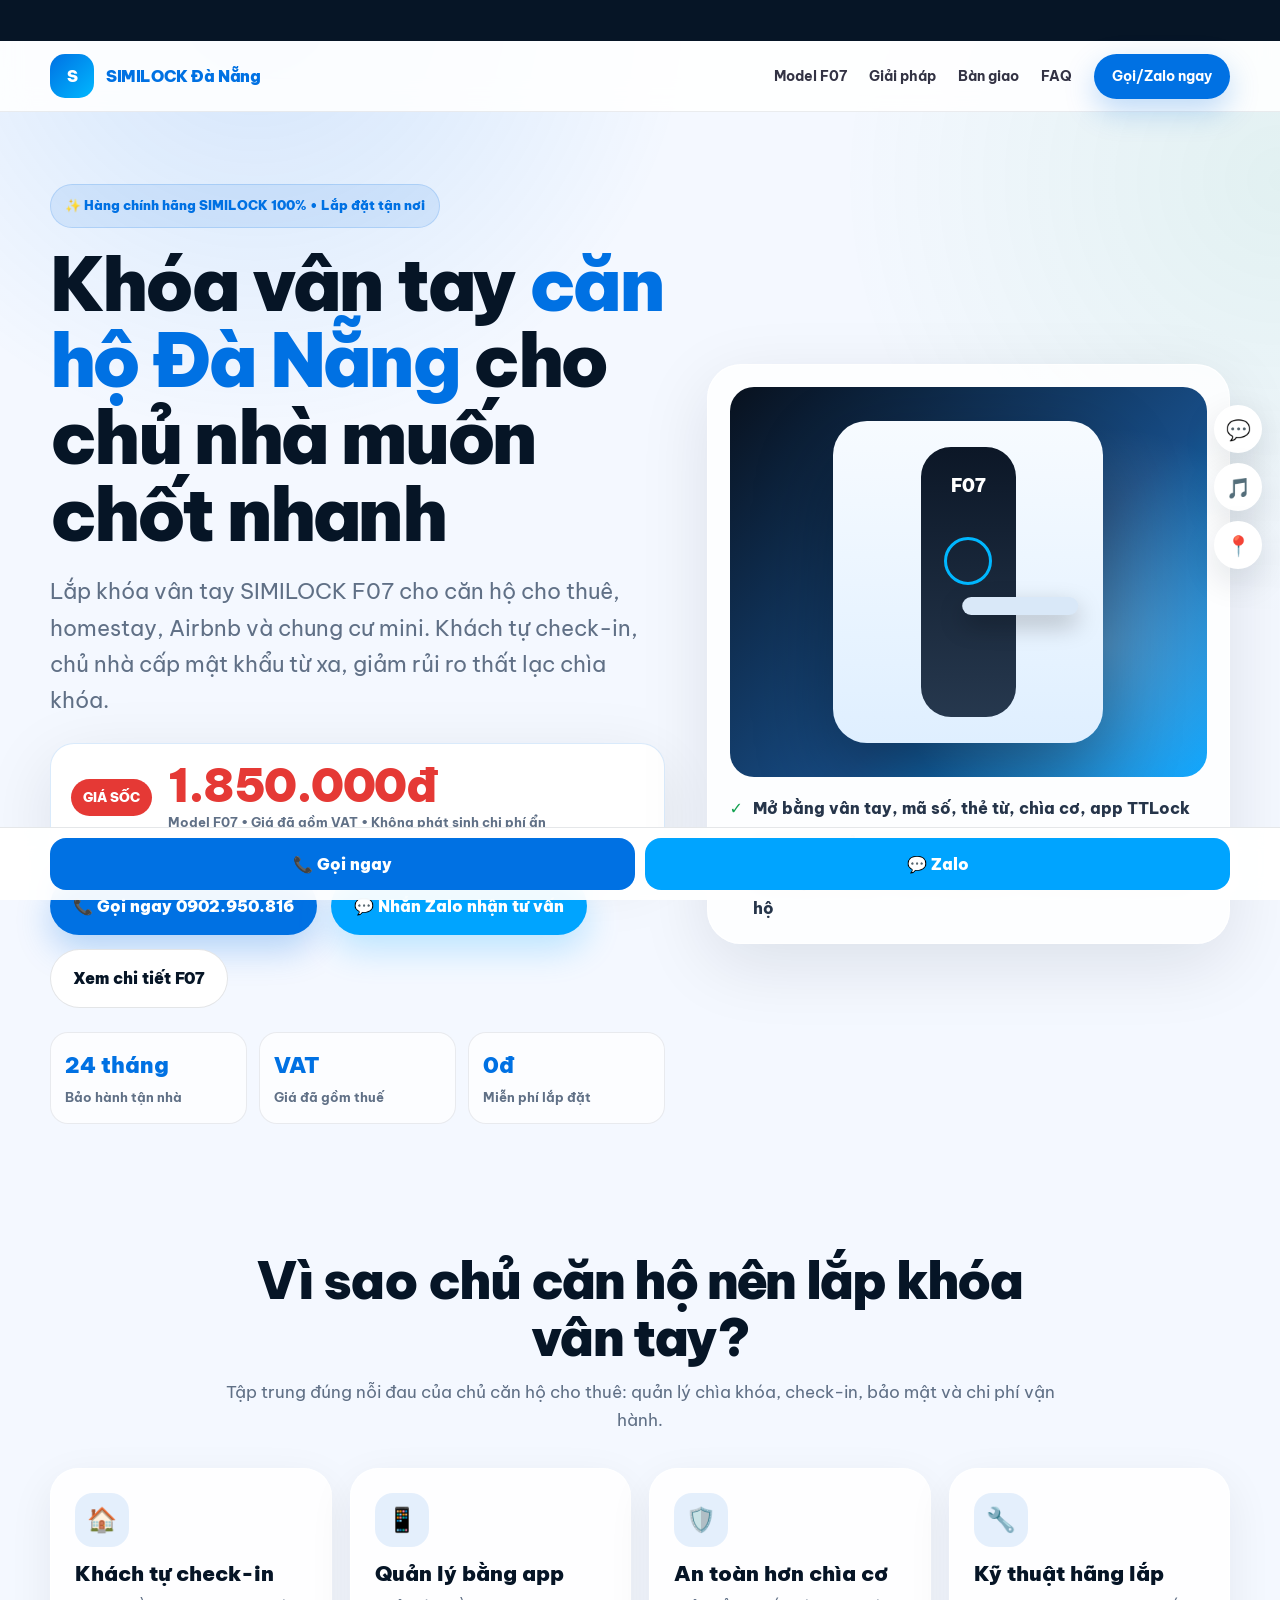
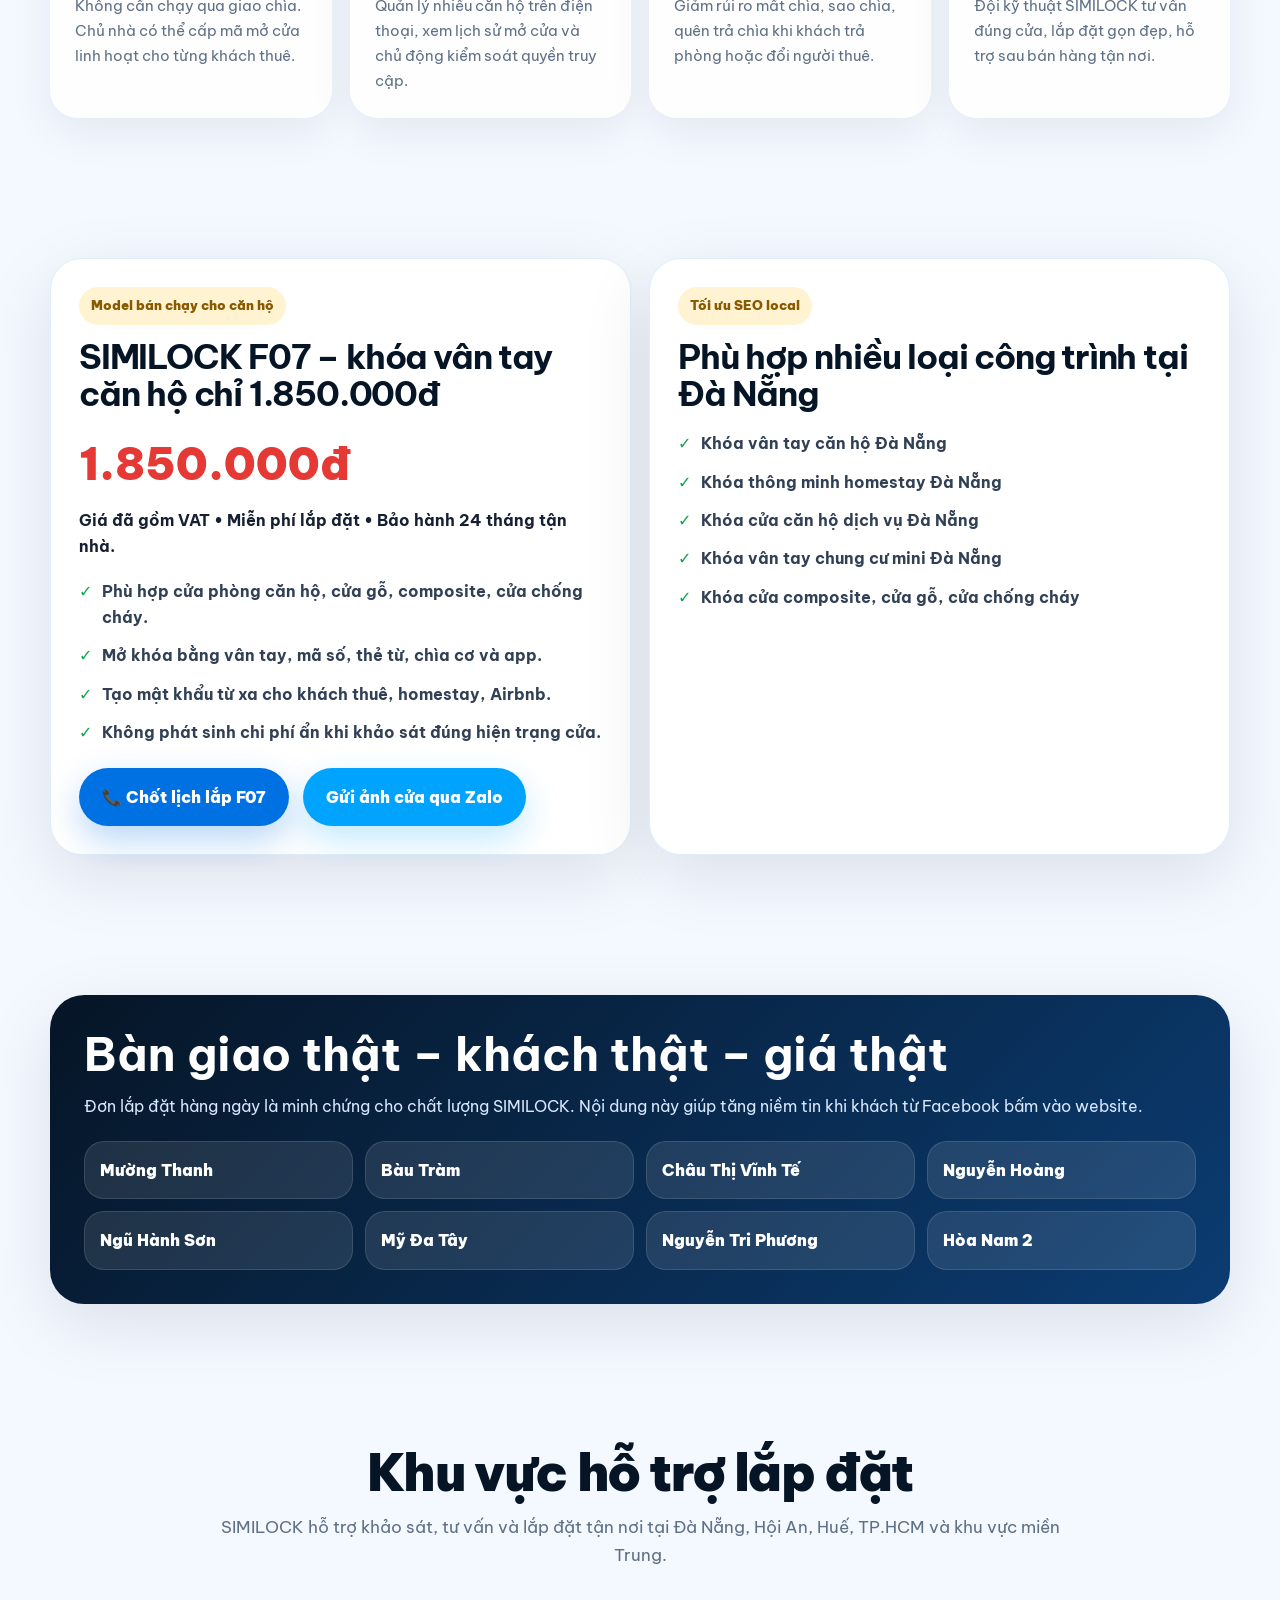
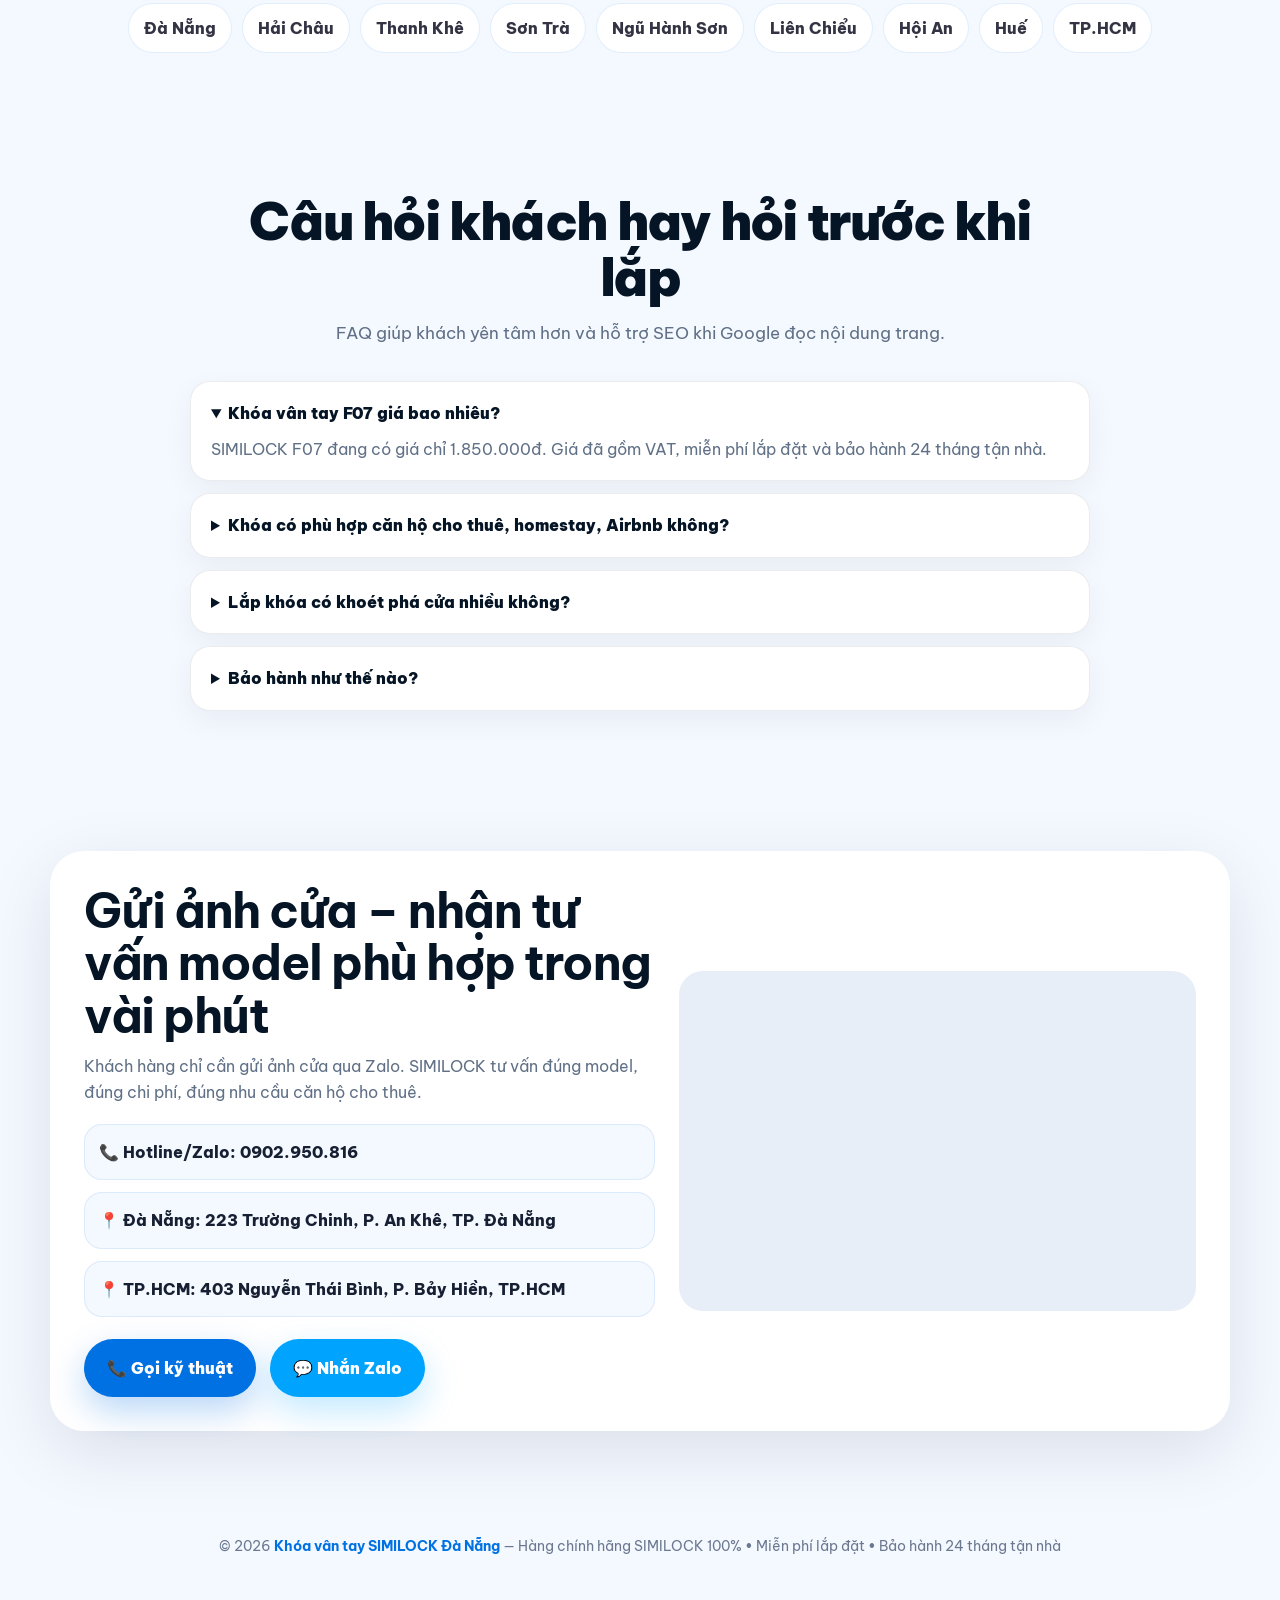
<file: khoavantaycanho_SEO_PRO.html>
<!doctype html>
<html lang="vi">
<head>
  <meta charset="utf-8">
  <meta name="viewport" content="width=device-width, initial-scale=1, viewport-fit=cover">
  <title>Khóa vân tay căn hộ Đà Nẵng | SIMILOCK F07 chỉ 1.850.000đ</title>
  <meta name="description" content="Lắp khóa vân tay căn hộ Đà Nẵng SIMILOCK F07 chỉ 1.850.000đ. Giá đã gồm VAT, miễn phí lắp đặt, bảo hành 24 tháng tận nhà. Phù hợp căn hộ cho thuê, homestay, chung cư mini.">
  <meta name="robots" content="index,follow,max-image-preview:large,max-snippet:-1,max-video-preview:-1">
  <meta name="author" content="SIMILOCK Đà Nẵng">
  <meta name="theme-color" content="#0071e3">
  <meta name="format-detection" content="telephone=yes">
  <link rel="canonical" href="https://khoavantaycanho.com/">
  <link rel="alternate" hreflang="vi-VN" href="https://khoavantaycanho.com/">
  <link rel="icon" type="image/png" href="/favicon.png">
  <link rel="preconnect" href="https://fonts.googleapis.com">
  <link rel="preconnect" href="https://fonts.gstatic.com" crossorigin>
  <link rel="dns-prefetch" href="https://www.google.com">
  <link rel="dns-prefetch" href="https://www.google.com/maps">
  <link href="https://fonts.googleapis.com/css2?family=Be+Vietnam+Pro:wght@400;500;600;700;800;900&display=swap" rel="stylesheet">

  <meta property="og:locale" content="vi_VN">
  <meta property="og:type" content="website">
  <meta property="og:site_name" content="Khóa vân tay căn hộ SIMILOCK">
  <meta property="og:title" content="Khóa vân tay căn hộ Đà Nẵng | SIMILOCK F07 chỉ 1.850.000đ">
  <meta property="og:description" content="Khách tự check-in, chủ nhà quản lý từ xa. Miễn phí lắp đặt, bảo hành 24 tháng tận nhà, giá đã gồm VAT.">
  <meta property="og:url" content="https://khoavantaycanho.com/">
  <meta property="og:image" content="https://khoavantaycanho.com/og-similock-f07.jpg">
  <meta property="og:image:width" content="1200">
  <meta property="og:image:height" content="630">
  <meta name="twitter:card" content="summary_large_image">
  <meta name="twitter:title" content="Khóa vân tay căn hộ Đà Nẵng | SIMILOCK F07 chỉ 1.850.000đ">
  <meta name="twitter:description" content="Lắp khóa vân tay SIMILOCK cho căn hộ cho thuê, homestay, Airbnb. Gọi/Zalo 0902950816.">
  <meta name="twitter:image" content="https://khoavantaycanho.com/og-similock-f07.jpg">
  <meta name="google-site-verification" content="t0TNUuciafDnBlO7K7oZvOQK_Z2rPEt0kePt7cvkX_s">

  <script type="application/ld+json">
  {
    "@context":"https://schema.org",
    "@graph":[
      {
        "@type":"LocalBusiness",
        "@id":"https://khoavantaycanho.com/#localbusiness",
        "name":"Khóa vân tay SIMILOCK Đà Nẵng",
        "alternateName":"SIMILOCK Đà Nẵng",
        "url":"https://khoavantaycanho.com/",
        "logo":"https://khoavantaycanho.com/logo.png",
        "image":"https://khoavantaycanho.com/og-similock-f07.jpg",
        "telephone":"+84902950816",
        "priceRange":"1.850.000đ - 3.500.000đ",
        "description":"Đơn vị lắp đặt khóa vân tay, khóa thông minh SIMILOCK cho căn hộ dịch vụ, homestay, Airbnb, chung cư mini tại Đà Nẵng và TP.HCM.",
        "address":[
          {
            "@type":"PostalAddress",
            "streetAddress":"223 Trường Chinh, P. An Khê",
            "addressLocality":"Đà Nẵng",
            "addressCountry":"VN"
          },
          {
            "@type":"PostalAddress",
            "streetAddress":"403 Nguyễn Thái Bình, P. Bảy Hiền",
            "addressLocality":"TP.HCM",
            "addressCountry":"VN"
          }
        ],
        "areaServed":["Đà Nẵng","Hội An","Huế","TP.HCM","Miền Trung"],
        "openingHoursSpecification":[
          {
            "@type":"OpeningHoursSpecification",
            "dayOfWeek":["Monday","Tuesday","Wednesday","Thursday","Friday","Saturday","Sunday"],
            "opens":"08:00",
            "closes":"21:00"
          }
        ],
        "sameAs":[
          "https://www.youtube.com/@khoathongminhdanang",
          "https://www.tiktok.com/@khoathongminhdng"
        ]
      },
      {
        "@type":"Product",
        "@id":"https://khoavantaycanho.com/#f07",
        "name":"Khóa vân tay SIMILOCK F07 cho căn hộ",
        "brand":{"@type":"Brand","name":"SIMILOCK"},
        "description":"Khóa vân tay SIMILOCK F07 phù hợp cửa gỗ, cửa composite, cửa chống cháy căn hộ cho thuê, homestay và chung cư mini.",
        "offers":{
          "@type":"Offer",
          "priceCurrency":"VND",
          "price":"1850000",
          "availability":"https://schema.org/InStock",
          "url":"https://khoavantaycanho.com/"
        }
      },
      {
        "@type":"FAQPage",
        "@id":"https://khoavantaycanho.com/#faq",
        "mainEntity":[
          {"@type":"Question","name":"Khóa vân tay F07 giá bao nhiêu?","acceptedAnswer":{"@type":"Answer","text":"Model SIMILOCK F07 đang có giá chỉ 1.850.000đ, giá đã gồm VAT, miễn phí lắp đặt và bảo hành 24 tháng tận nhà."}},
          {"@type":"Question","name":"Khóa có phù hợp căn hộ cho thuê và homestay không?","acceptedAnswer":{"@type":"Answer","text":"Có. SIMILOCK F07 phù hợp căn hộ cho thuê, homestay, Airbnb, chung cư mini vì hỗ trợ vân tay, mật khẩu, thẻ từ, chìa cơ và quản lý bằng app."}},
          {"@type":"Question","name":"Có cần khoét phá cửa nhiều không?","acceptedAnswer":{"@type":"Answer","text":"Tùy hiện trạng cửa, kỹ thuật SIMILOCK sẽ khảo sát và tư vấn phương án lắp giữ thẩm mỹ, hạn chế khoét phá không cần thiết."}},
          {"@type":"Question","name":"SIMILOCK có lắp tận nơi tại Đà Nẵng không?","acceptedAnswer":{"@type":"Answer","text":"Có. SIMILOCK Đà Nẵng hỗ trợ tư vấn, lắp đặt tận nơi và bảo hành 24 tháng tận nhà tại Đà Nẵng."}}
        ]
      }
    ]
  }
  </script>

  <style>
    :root{
      --blue:#0071e3;--blue-2:#005bb5;--dark:#061526;--text:#172033;--muted:#607086;--bg:#f4f8ff;--white:#fff;--gold:#ffb100;--green:#12a150;--shadow:0 20px 70px rgba(6,21,38,.10);--radius:28px;--max:1180px;
    }
    *{box-sizing:border-box;margin:0;padding:0}
    html{scroll-behavior:smooth}
    body{font-family:'Be Vietnam Pro',system-ui,-apple-system,Segoe UI,sans-serif;background:var(--bg);color:var(--text);line-height:1.65;overflow-x:hidden;padding-bottom:82px}
    body:before{content:"";position:fixed;inset:0;background:radial-gradient(circle at 20% 0%,rgba(0,113,227,.14),transparent 32%),radial-gradient(circle at 100% 20%,rgba(18,161,80,.08),transparent 30%);pointer-events:none;z-index:-1}
    a{color:inherit;text-decoration:none}.container{width:min(var(--max),calc(100% - 36px));margin-inline:auto}.sr-only{position:absolute;width:1px;height:1px;padding:0;margin:-1px;overflow:hidden;clip:rect(0,0,0,0);white-space:nowrap;border:0}
    .topbar{position:sticky;top:0;z-index:50;background:rgba(255,255,255,.88);backdrop-filter:blur(14px);border-bottom:1px solid rgba(6,21,38,.08)}
    .nav{height:70px;display:flex;align-items:center;justify-content:space-between;gap:18px}.brand{display:flex;align-items:center;gap:12px;font-weight:900;color:var(--blue);letter-spacing:-.4px}.logo{width:44px;height:44px;border-radius:15px;background:linear-gradient(135deg,var(--blue),#00b8ff);display:grid;place-items:center;color:white;font-weight:900}.navlinks{display:flex;gap:22px;align-items:center;font-size:14px;font-weight:700;color:#334}.navlinks a:hover{color:var(--blue)}.nav-cta{padding:11px 18px;border-radius:999px;background:var(--blue);color:white!important;box-shadow:0 12px 30px rgba(0,113,227,.25)}
    .ticker{background:#061526;color:#fff;font-size:14px;font-weight:800;white-space:nowrap;overflow:hidden}.ticker span{display:inline-block;padding:9px 0 9px 100%;animation:ticker 24s linear infinite}@keyframes ticker{to{transform:translateX(-100%)}}
    .hero{padding:72px 0 58px}.hero-grid{display:grid;grid-template-columns:1.08fr .92fr;gap:42px;align-items:center}.badge{display:inline-flex;align-items:center;gap:8px;background:rgba(0,113,227,.10);color:var(--blue);border:1px solid rgba(0,113,227,.16);padding:10px 14px;border-radius:999px;font-size:13px;font-weight:900;margin-bottom:18px}.hero h1{font-size:clamp(39px,6.2vw,74px);line-height:1.04;letter-spacing:-2.7px;color:var(--dark);font-weight:900;margin-bottom:20px}.hero h1 span{color:var(--blue)}.lead{font-size:clamp(17px,2vw,22px);color:var(--muted);max-width:720px;margin-bottom:22px}.price-card{display:grid;grid-template-columns:auto 1fr;gap:16px;align-items:center;background:#fff;border:1px solid rgba(0,113,227,.15);border-radius:24px;padding:18px 20px;margin:24px 0;box-shadow:var(--shadow)}.price-label{font-size:13px;font-weight:900;color:#fff;background:#e53935;padding:8px 12px;border-radius:999px}.price strong{display:block;font-size:clamp(30px,4vw,46px);line-height:1;color:#e53935;font-weight:900;letter-spacing:-1.5px}.price small{color:var(--muted);font-weight:700}.btns{display:flex;flex-wrap:wrap;gap:14px;margin-top:22px}.btn{display:inline-flex;align-items:center;justify-content:center;gap:9px;border-radius:999px;padding:15px 22px;font-weight:900;transition:.18s ease;border:1px solid transparent}.btn:hover{transform:translateY(-2px)}.btn-primary{background:var(--blue);color:#fff;box-shadow:0 14px 35px rgba(0,113,227,.28)}.btn-zalo{background:#00a4ff;color:#fff;box-shadow:0 14px 35px rgba(0,164,255,.24)}.btn-outline{background:#fff;border-color:rgba(6,21,38,.11);color:var(--dark)}.trust{display:grid;grid-template-columns:repeat(3,1fr);gap:12px;margin-top:24px}.trust-item{background:rgba(255,255,255,.72);border:1px solid rgba(6,21,38,.08);border-radius:18px;padding:14px}.trust-item strong{display:block;color:var(--blue);font-size:22px;font-weight:900}.trust-item span{font-size:13px;color:var(--muted);font-weight:700}
    .visual{background:rgba(255,255,255,.82);border:1px solid rgba(255,255,255,.95);border-radius:34px;padding:22px;box-shadow:var(--shadow)}.lock-visual{min-height:390px;border-radius:24px;background:linear-gradient(135deg,#08111e,#174c85 58%,#00a2ff);position:relative;overflow:hidden;display:grid;place-items:center}.lock-visual:before{content:"";position:absolute;inset:-30%;background:radial-gradient(circle,rgba(255,255,255,.26),transparent 44%);transform:translate(18%,10%)}.lock-card{position:relative;width:min(270px,75%);border-radius:34px;background:linear-gradient(180deg,#f7fbff,#dfefff);padding:26px 18px;box-shadow:0 30px 80px rgba(0,0,0,.32);text-align:center}.lock-card .bar{height:270px;border-radius:30px;background:linear-gradient(180deg,#0c1727,#26384e);margin:0 auto;width:95px;position:relative}.lock-card .bar:before{content:"F07";position:absolute;top:24px;left:50%;transform:translateX(-50%);color:white;font-weight:900;font-size:18px}.lock-card .finger{position:absolute;top:90px;left:50%;transform:translateX(-50%);width:48px;height:48px;border-radius:50%;border:3px solid #00b7ff}.lock-card .handle{position:absolute;top:150px;left:50%;width:116px;height:18px;border-radius:999px;background:#d9e8f8;transform:translateX(-5%);box-shadow:0 10px 24px rgba(0,0,0,.25)}.visual ul{list-style:none;margin-top:18px;display:grid;gap:10px}.visual li{font-weight:800;color:#26354a;display:flex;gap:10px}.check{color:var(--green);font-weight:900}
    section{padding:70px 0}.section-title{text-align:center;max-width:840px;margin:0 auto 34px}.section-title h2{font-size:clamp(30px,4.6vw,52px);line-height:1.08;letter-spacing:-1.8px;color:var(--dark);font-weight:900}.section-title p{margin-top:13px;color:var(--muted);font-size:17px}.grid-3{display:grid;grid-template-columns:repeat(3,1fr);gap:18px}.grid-4{display:grid;grid-template-columns:repeat(4,1fr);gap:18px}.box{background:rgba(255,255,255,.84);border:1px solid rgba(255,255,255,.95);border-radius:var(--radius);padding:24px;box-shadow:0 14px 45px rgba(6,21,38,.07)}.box .icon{width:54px;height:54px;border-radius:18px;background:rgba(0,113,227,.10);display:grid;place-items:center;color:var(--blue);font-size:24px;margin-bottom:14px}.box h3{font-size:21px;line-height:1.22;font-weight:900;color:var(--dark);margin-bottom:8px}.box p{color:var(--muted);font-size:15px}.product{display:grid;grid-template-columns:1fr 1fr;gap:18px;align-items:stretch}.product-card{background:#fff;border-radius:32px;padding:28px;box-shadow:var(--shadow);border:1px solid rgba(0,113,227,.12)}.tag{display:inline-block;background:#fff3d1;color:#8a5a00;font-weight:900;border-radius:999px;padding:8px 12px;font-size:13px;margin-bottom:14px}.product-card h2{font-size:34px;line-height:1.08;color:var(--dark);letter-spacing:-1.2px}.product-price{font-size:44px;font-weight:900;color:#e53935;margin:16px 0 6px}.list{list-style:none;display:grid;gap:12px;margin-top:18px}.list li{display:flex;gap:10px;color:#314055;font-weight:700}.locations{display:flex;flex-wrap:wrap;gap:10px;justify-content:center}.pill{background:#fff;border:1px solid rgba(0,113,227,.12);border-radius:999px;padding:11px 15px;font-weight:800;color:#334}.proof{background:linear-gradient(135deg,#061526,#0b3c72);color:#fff;border-radius:34px;padding:34px;box-shadow:var(--shadow)}.proof h2{font-size:clamp(28px,4vw,46px);line-height:1.12;margin-bottom:12px}.proof p{color:#d9e7ff}.proof-grid{display:grid;grid-template-columns:repeat(4,1fr);gap:12px;margin-top:22px}.proof-item{background:rgba(255,255,255,.10);border:1px solid rgba(255,255,255,.12);border-radius:20px;padding:15px;font-weight:900}.faq{display:grid;gap:12px;max-width:900px;margin:0 auto}.faq details{background:#fff;border:1px solid rgba(6,21,38,.08);border-radius:20px;padding:18px 20px;box-shadow:0 10px 30px rgba(6,21,38,.05)}.faq summary{font-weight:900;cursor:pointer;color:var(--dark)}.faq p{color:var(--muted);margin-top:10px}.contact{background:#fff;border-radius:34px;padding:34px;box-shadow:var(--shadow);display:grid;grid-template-columns:1.05fr .95fr;gap:24px;align-items:center}.contact h2{font-size:clamp(29px,4vw,48px);line-height:1.1;color:var(--dark);letter-spacing:-1.5px}.contact p{color:var(--muted);margin-top:10px}.address{display:grid;gap:12px;margin-top:18px}.address div{background:#f4f8ff;border:1px solid rgba(0,113,227,.10);border-radius:18px;padding:14px;font-weight:800}.map{height:340px;border:0;width:100%;border-radius:24px;background:#e7eef8}.floating{position:fixed;left:0;right:0;bottom:0;z-index:100;background:rgba(255,255,255,.94);border-top:1px solid rgba(6,21,38,.10);backdrop-filter:blur(12px);padding:10px 14px}.floating .container{display:grid;grid-template-columns:1fr 1fr;gap:10px}.floating a{border-radius:16px;padding:13px 10px;text-align:center;font-weight:900;color:#fff}.floating .call{background:var(--blue)}.floating .zalo{background:#00a4ff}.side-social{position:fixed;right:18px;top:45%;z-index:60;display:grid;gap:10px}.side-social a{width:48px;height:48px;border-radius:50%;display:grid;place-items:center;background:#fff;box-shadow:0 12px 35px rgba(6,21,38,.12);font-size:20px}.footer{padding:34px 0 96px;text-align:center;color:#6b7890;font-size:14px}.footer strong{color:var(--blue)}
    @media(max-width:980px){.navlinks{display:none}.hero{padding-top:46px}.hero-grid,.product,.contact{grid-template-columns:1fr}.grid-3,.grid-4,.proof-grid{grid-template-columns:repeat(2,1fr)}.lock-visual{min-height:330px}.trust{grid-template-columns:1fr 1fr}.price-card{grid-template-columns:1fr}.side-social{display:none}}
    @media(max-width:620px){body{padding-bottom:78px}.container{width:min(100% - 24px,var(--max))}.nav{height:62px}.brand span{font-size:15px}.ticker span{font-size:12px}.hero h1{letter-spacing:-1.7px}.btns{display:grid}.btn{width:100%;padding:14px 16px}.trust,.grid-3,.grid-4,.proof-grid{grid-template-columns:1fr}.visual{padding:14px;border-radius:24px}.lock-visual{min-height:300px}.box,.product-card,.proof,.contact{border-radius:24px;padding:20px}.product-price{font-size:36px}.map{height:260px}.floating .container{width:100%}}
    @media(prefers-reduced-motion:reduce){*{animation:none!important;transition:none!important;scroll-behavior:auto!important}}
  </style>
</head>
<body>
  <header class="topbar">
    <div class="ticker"><span>🔥 SIMILOCK F07 chỉ 1.850.000đ • Giá đã gồm VAT • Miễn phí lắp đặt • Bảo hành 24 tháng tận nhà • Gọi/Zalo 0902950816 🔥</span></div>
    <nav class="container nav" aria-label="Điều hướng chính">
      <a href="#top" class="brand" aria-label="SIMILOCK Đà Nẵng"><span class="logo">S</span><span>SIMILOCK Đà Nẵng</span></a>
      <div class="navlinks">
        <a href="#san-pham">Model F07</a><a href="#giai-phap">Giải pháp</a><a href="#ban-giao">Bàn giao</a><a href="#faq">FAQ</a><a href="#lien-he" class="nav-cta">Gọi/Zalo ngay</a>
      </div>
    </nav>
  </header>

  <main id="top">
    <section class="hero">
      <div class="container hero-grid">
        <div>
          <div class="badge">✨ Hàng chính hãng SIMILOCK 100% • Lắp đặt tận nơi</div>
          <h1>Khóa vân tay <span>căn hộ Đà Nẵng</span> cho chủ nhà muốn chốt nhanh</h1>
          <p class="lead">Lắp khóa vân tay SIMILOCK F07 cho căn hộ cho thuê, homestay, Airbnb và chung cư mini. Khách tự check-in, chủ nhà cấp mật khẩu từ xa, giảm rủi ro thất lạc chìa khóa.</p>
          <div class="price-card" aria-label="Giá khóa vân tay SIMILOCK F07">
            <div class="price-label">GIÁ SỐC</div>
            <div class="price"><strong>1.850.000đ</strong><small>Model F07 • Giá đã gồm VAT • Không phát sinh chi phí ẩn</small></div>
          </div>
          <div class="btns">
            <a class="btn btn-primary" href="tel:0902950816">📞 Gọi ngay 0902.950.816</a>
            <a class="btn btn-zalo" href="https://zalo.me/0902950816" target="_blank" rel="noopener">💬 Nhắn Zalo nhận tư vấn</a>
            <a class="btn btn-outline" href="#san-pham">Xem chi tiết F07</a>
          </div>
          <div class="trust" aria-label="Cam kết SIMILOCK">
            <div class="trust-item"><strong>24 tháng</strong><span>Bảo hành tận nhà</span></div>
            <div class="trust-item"><strong>VAT</strong><span>Giá đã gồm thuế</span></div>
            <div class="trust-item"><strong>0đ</strong><span>Miễn phí lắp đặt</span></div>
          </div>
        </div>
        <aside class="visual" aria-label="Tính năng khóa vân tay SIMILOCK F07">
          <div class="lock-visual" role="img" aria-label="Mô phỏng khóa vân tay SIMILOCK F07 cho căn hộ"><div class="lock-card"><div class="bar"><span class="finger"></span><span class="handle"></span></div></div></div>
          <ul>
            <li><span class="check">✓</span> Mở bằng vân tay, mã số, thẻ từ, chìa cơ, app TTLock</li>
            <li><span class="check">✓</span> Tạo mật khẩu từ xa phù hợp căn hộ cho thuê</li>
            <li><span class="check">✓</span> Phù hợp cửa gỗ, cửa composite, cửa chống cháy căn hộ</li>
          </ul>
        </aside>
      </div>
    </section>

    <section id="giai-phap">
      <div class="container">
        <div class="section-title"><h2>Vì sao chủ căn hộ nên lắp khóa vân tay?</h2><p>Tập trung đúng nỗi đau của chủ căn hộ cho thuê: quản lý chìa khóa, check-in, bảo mật và chi phí vận hành.</p></div>
        <div class="grid-4">
          <article class="box"><div class="icon">🏠</div><h3>Khách tự check-in</h3><p>Không cần chạy qua giao chìa. Chủ nhà có thể cấp mã mở cửa linh hoạt cho từng khách thuê.</p></article>
          <article class="box"><div class="icon">📱</div><h3>Quản lý bằng app</h3><p>Quản lý nhiều căn hộ trên điện thoại, xem lịch sử mở cửa và chủ động kiểm soát quyền truy cập.</p></article>
          <article class="box"><div class="icon">🛡️</div><h3>An toàn hơn chìa cơ</h3><p>Giảm rủi ro mất chìa, sao chìa, quên trả chìa khi khách trả phòng hoặc đổi người thuê.</p></article>
          <article class="box"><div class="icon">🔧</div><h3>Kỹ thuật hãng lắp</h3><p>Đội kỹ thuật SIMILOCK tư vấn đúng cửa, lắp đặt gọn đẹp, hỗ trợ sau bán hàng tận nơi.</p></article>
        </div>
      </div>
    </section>

    <section id="san-pham">
      <div class="container product">
        <div class="product-card">
          <span class="tag">Model bán chạy cho căn hộ</span>
          <h2>SIMILOCK F07 – khóa vân tay căn hộ chỉ 1.850.000đ</h2>
          <div class="product-price">1.850.000đ</div>
          <p><strong>Giá đã gồm VAT • Miễn phí lắp đặt • Bảo hành 24 tháng tận nhà.</strong></p>
          <ul class="list">
            <li><span class="check">✓</span> Phù hợp cửa phòng căn hộ, cửa gỗ, composite, cửa chống cháy.</li>
            <li><span class="check">✓</span> Mở khóa bằng vân tay, mã số, thẻ từ, chìa cơ và app.</li>
            <li><span class="check">✓</span> Tạo mật khẩu từ xa cho khách thuê, homestay, Airbnb.</li>
            <li><span class="check">✓</span> Không phát sinh chi phí ẩn khi khảo sát đúng hiện trạng cửa.</li>
          </ul>
          <div class="btns"><a class="btn btn-primary" href="tel:0902950816">📞 Chốt lịch lắp F07</a><a class="btn btn-zalo" href="https://zalo.me/0902950816" target="_blank" rel="noopener">Gửi ảnh cửa qua Zalo</a></div>
        </div>
        <div class="product-card">
          <span class="tag">Tối ưu SEO local</span>
          <h2>Phù hợp nhiều loại công trình tại Đà Nẵng</h2>
          <ul class="list">
            <li><span class="check">✓</span> Khóa vân tay căn hộ Đà Nẵng</li>
            <li><span class="check">✓</span> Khóa thông minh homestay Đà Nẵng</li>
            <li><span class="check">✓</span> Khóa cửa căn hộ dịch vụ Đà Nẵng</li>
            <li><span class="check">✓</span> Khóa vân tay chung cư mini Đà Nẵng</li>
            <li><span class="check">✓</span> Khóa cửa composite, cửa gỗ, cửa chống cháy</li>
          </ul>
        </div>
      </div>
    </section>

    <section id="ban-giao">
      <div class="container proof">
        <h2>Bàn giao thật – khách thật – giá thật</h2>
        <p>Đơn lắp đặt hàng ngày là minh chứng cho chất lượng SIMILOCK. Nội dung này giúp tăng niềm tin khi khách từ Facebook bấm vào website.</p>
        <div class="proof-grid">
          <div class="proof-item">Mường Thanh</div><div class="proof-item">Bàu Tràm</div><div class="proof-item">Châu Thị Vĩnh Tế</div><div class="proof-item">Nguyễn Hoàng</div><div class="proof-item">Ngũ Hành Sơn</div><div class="proof-item">Mỹ Đa Tây</div><div class="proof-item">Nguyễn Tri Phương</div><div class="proof-item">Hòa Nam 2</div>
        </div>
      </div>
    </section>

    <section>
      <div class="container">
        <div class="section-title"><h2>Khu vực hỗ trợ lắp đặt</h2><p>SIMILOCK hỗ trợ khảo sát, tư vấn và lắp đặt tận nơi tại Đà Nẵng, Hội An, Huế, TP.HCM và khu vực miền Trung.</p></div>
        <div class="locations"><span class="pill">Đà Nẵng</span><span class="pill">Hải Châu</span><span class="pill">Thanh Khê</span><span class="pill">Sơn Trà</span><span class="pill">Ngũ Hành Sơn</span><span class="pill">Liên Chiểu</span><span class="pill">Hội An</span><span class="pill">Huế</span><span class="pill">TP.HCM</span></div>
      </div>
    </section>

    <section id="faq">
      <div class="container">
        <div class="section-title"><h2>Câu hỏi khách hay hỏi trước khi lắp</h2><p>FAQ giúp khách yên tâm hơn và hỗ trợ SEO khi Google đọc nội dung trang.</p></div>
        <div class="faq">
          <details open><summary>Khóa vân tay F07 giá bao nhiêu?</summary><p>SIMILOCK F07 đang có giá chỉ 1.850.000đ. Giá đã gồm VAT, miễn phí lắp đặt và bảo hành 24 tháng tận nhà.</p></details>
          <details><summary>Khóa có phù hợp căn hộ cho thuê, homestay, Airbnb không?</summary><p>Có. F07 phù hợp căn hộ cho thuê vì có thể mở bằng vân tay, mật khẩu, thẻ từ, chìa cơ và app. Chủ nhà có thể cấp mã cho khách thuê thuận tiện hơn.</p></details>
          <details><summary>Lắp khóa có khoét phá cửa nhiều không?</summary><p>Kỹ thuật SIMILOCK sẽ xem hiện trạng cửa và tư vấn phương án lắp phù hợp, ưu tiên giữ thẩm mỹ và hạn chế khoét phá không cần thiết.</p></details>
          <details><summary>Bảo hành như thế nào?</summary><p>SIMILOCK bảo hành 24 tháng tận nhà, hỗ trợ kỹ thuật sau bán hàng tại Đà Nẵng và các khu vực có đội kỹ thuật phục vụ.</p></details>
        </div>
      </div>
    </section>

    <section id="lien-he">
      <div class="container contact">
        <div>
          <h2>Gửi ảnh cửa – nhận tư vấn model phù hợp trong vài phút</h2>
          <p>Khách hàng chỉ cần gửi ảnh cửa qua Zalo. SIMILOCK tư vấn đúng model, đúng chi phí, đúng nhu cầu căn hộ cho thuê.</p>
          <div class="address">
            <div>📞 Hotline/Zalo: <a href="tel:0902950816">0902.950.816</a></div>
            <div>📍 Đà Nẵng: 223 Trường Chinh, P. An Khê, TP. Đà Nẵng</div>
            <div>📍 TP.HCM: 403 Nguyễn Thái Bình, P. Bảy Hiền, TP.HCM</div>
          </div>
          <div class="btns"><a class="btn btn-primary" href="tel:0902950816">📞 Gọi kỹ thuật</a><a class="btn btn-zalo" href="https://zalo.me/0902950816" target="_blank" rel="noopener">💬 Nhắn Zalo</a></div>
        </div>
        <iframe class="map" title="Bản đồ SIMILOCK Đà Nẵng" src="https://www.google.com/maps?q=Similock+Đà+Nẵng+223+Trường+Chinh&output=embed" loading="lazy" referrerpolicy="no-referrer-when-downgrade" allowfullscreen></iframe>
      </div>
    </section>
  </main>

  <div class="side-social" aria-label="Liên kết nhanh"><a href="https://zalo.me/0902950816" target="_blank" rel="noopener" aria-label="Zalo">💬</a><a href="https://www.tiktok.com/@khoathongminhdng" target="_blank" rel="noopener" aria-label="TikTok">🎵</a><a href="https://maps.google.com/?q=223+Trường+Chinh+Đà+Nẵng" target="_blank" rel="noopener" aria-label="Maps">📍</a></div>
  <div class="floating" role="complementary" aria-label="Nút liên hệ cố định"><div class="container"><a class="call" href="tel:0902950816">📞 Gọi ngay</a><a class="zalo" href="https://zalo.me/0902950816" target="_blank" rel="noopener">💬 Zalo</a></div></div>
  <footer class="footer"><div class="container">© 2026 <strong>Khóa vân tay SIMILOCK Đà Nẵng</strong> — Hàng chính hãng SIMILOCK 100% • Miễn phí lắp đặt • Bảo hành 24 tháng tận nhà</div></footer>
</body>
</html>
</file>
